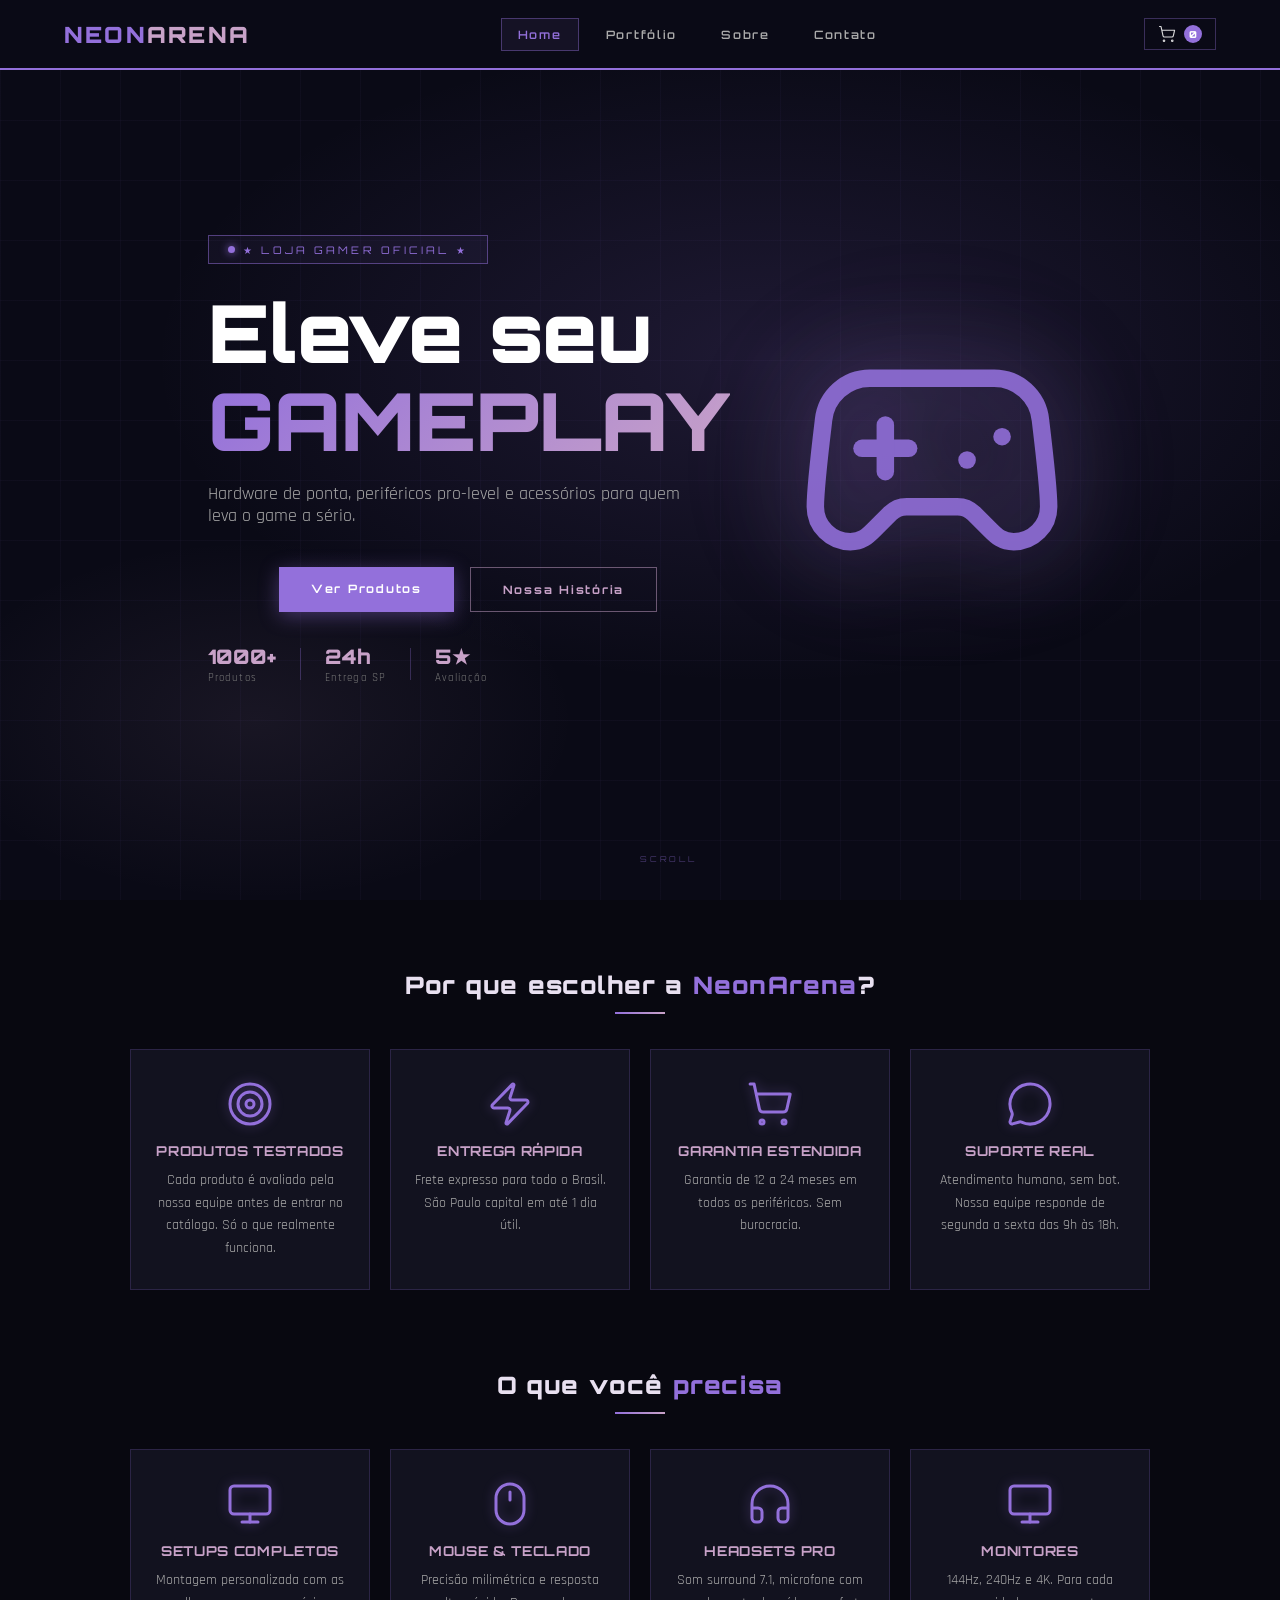
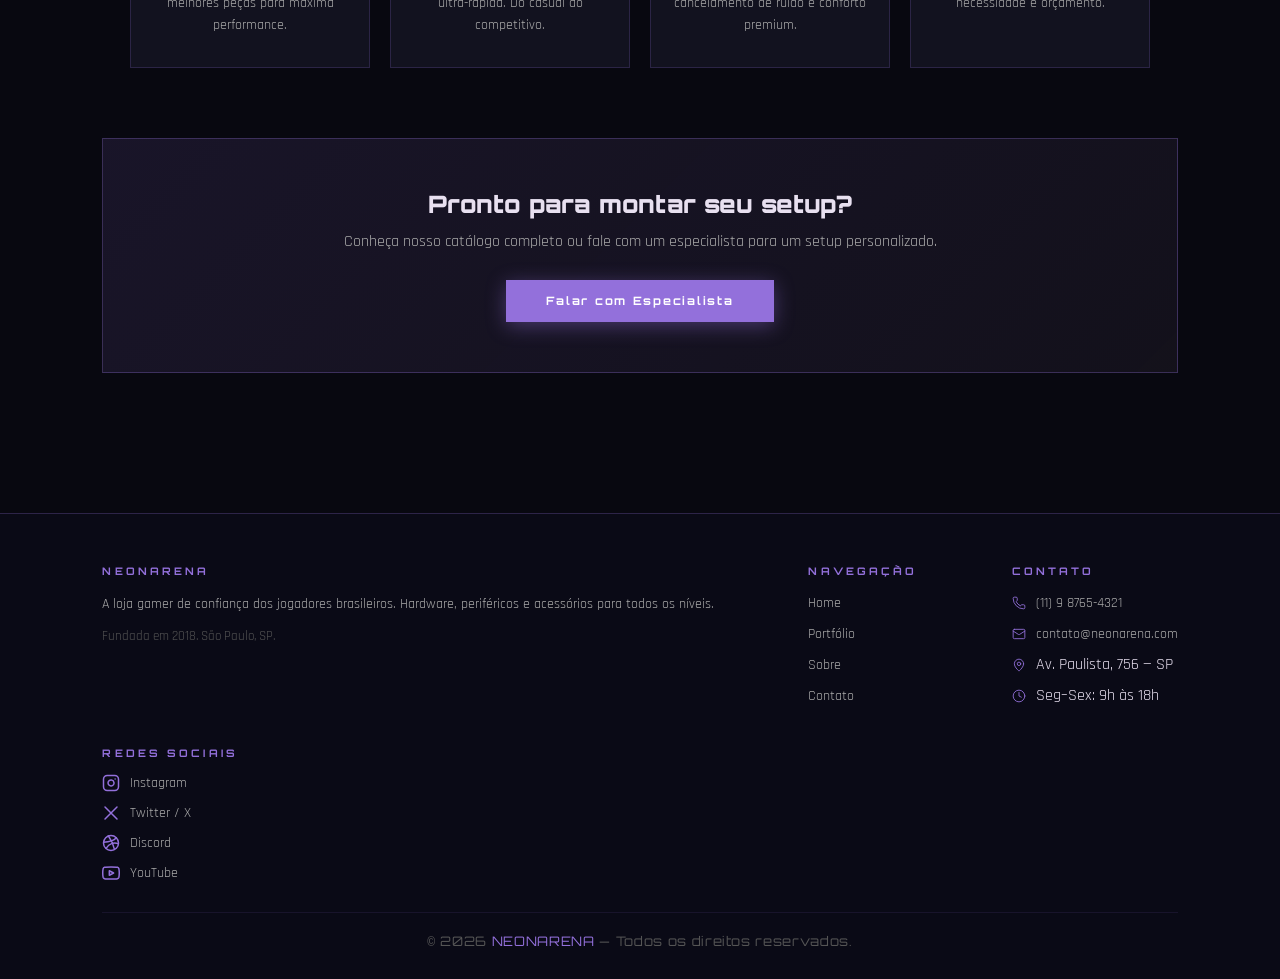
<file: index.html>
<!DOCTYPE html>
<html lang="pt-BR">
<head>
    <meta charset="UTF-8">
    <meta name="viewport" content="width=device-width, initial-scale=1.0">
    <link rel="stylesheet" href="./src/css/estilo.css">
    <title>NeonArena — Loja Gamer</title>
    <meta name="description" content="NeonArena — Hardware, periféricos e acessórios gamer. A loja dos jogadores brasileiros.">
</head>
<body>

    <header>
        <a href="./index.html" id="logo">NEON<span>ARENA</span></a>
        <button id="menu-hamburguer" aria-label="Abrir menu">
            <span></span>
            <span></span>
            <span></span>
        </button>
        <nav>
            <ul>
                <li><a href="./index.html">Home</a></li>
                <li><a href="./pages/portifolio.html">Portfólio</a></li>
                <li><a href="./pages/sobre.html">Sobre</a></li>
                <li><a href="./pages/contato.html">Contato</a></li>
            </ul>
        </nav>
        <button id="carrinho-btn" aria-label="Abrir carrinho">
            <img src="./src/assets/shopping-cart.svg" alt="Carrinho" class="icon-btn"> <span id="carrinho-count">0</span>
        </button>
    </header>

    <section id="hero">
        <div class="hero-content">
            <div class="hero-badge"><span class="hero-badge-dot"></span>★ LOJA GAMER OFICIAL ★</div>
            <h1>Eleve seu<br><span class="hero-destaque">GAMEPLAY</span></h1>
            <p>Hardware de ponta, periféricos pro-level e acessórios para quem leva o game a sério.</p>
            <div class="hero-botoes">
                <a href="./pages/portifolio.html" class="btn-hero-primary">Ver Produtos</a>
                <a href="./pages/sobre.html" class="btn-hero-secondary">Nossa História</a>
            </div>
            <div class="hero-stats">
                <div class="hero-stat">
                    <span class="hero-stat-num">1000+</span>
                    <span class="hero-stat-label">Produtos</span>
                </div>
                <div class="hero-stat-sep"></div>
                <div class="hero-stat">
                    <span class="hero-stat-num">24h</span>
                    <span class="hero-stat-label">Entrega SP</span>
                </div>
                <div class="hero-stat-sep"></div>
                <div class="hero-stat">
                    <span class="hero-stat-num">5★</span>
                    <span class="hero-stat-label">Avaliação</span>
                </div>
            </div>
        </div>
        <div class="hero-img">
            <img src="./src/assets/hero-setup.svg" alt="Setup gamer NeonArena"/>
        </div>
        <div class="hero-scroll">
            <span class="hero-scroll-text">SCROLL</span>
            <div class="hero-scroll-line"></div>
        </div>
    </section>

    <main>
        <div id="container">

            <section class="features-section">
                <h2 class="titulo-secao">Por que escolher a <em>NeonArena</em>?</h2>
                <div class="titulo-linha"></div>
                <div class="features-grid">
                    <div class="feature-card">
                        <img src="./src/assets/target.svg" alt="" class="feature-icon-img">
                        <h3>PRODUTOS TESTADOS</h3>
                        <p>Cada produto é avaliado pela nossa equipe antes de entrar no catálogo. Só o que realmente funciona.</p>
                    </div>
                    <div class="feature-card">
                        <img src="./src/assets/rgb.svg" alt="" class="feature-icon-img">
                        <h3>ENTREGA RÁPIDA</h3>
                        <p>Frete expresso para todo o Brasil. São Paulo capital em até 1 dia útil.</p>
                    </div>
                    <div class="feature-card">
                        <img src="./src/assets/shopping-cart.svg" alt="" class="feature-icon-img">
                        <h3>GARANTIA ESTENDIDA</h3>
                        <p>Garantia de 12 a 24 meses em todos os periféricos. Sem burocracia.</p>
                    </div>
                    <div class="feature-card">
                        <img src="./src/assets/message-circle.svg" alt="" class="feature-icon-img">
                        <h3>SUPORTE REAL</h3>
                        <p>Atendimento humano, sem bot. Nossa equipe responde de segunda a sexta das 9h às 18h.</p>
                    </div>
                </div>
            </section>

            <section class="features-section">
                <h2 class="titulo-secao">O que você <em>precisa</em></h2>
                <div class="titulo-linha"></div>
                <div class="features-grid">
                    <div class="feature-card">
                        <img src="./src/assets/monitor.svg" alt="" class="feature-icon-img">
                        <h3>SETUPS COMPLETOS</h3>
                        <p>Montagem personalizada com as melhores peças para máxima performance.</p>
                    </div>
                    <div class="feature-card">
                        <img src="./src/assets/mouse.svg" alt="" class="feature-icon-img">
                        <h3>MOUSE & TECLADO</h3>
                        <p>Precisão milimétrica e resposta ultra-rápida. Do casual ao competitivo.</p>
                    </div>
                    <div class="feature-card">
                        <img src="./src/assets/headset.svg" alt="" class="feature-icon-img">
                        <h3>HEADSETS PRO</h3>
                        <p>Som surround 7.1, microfone com cancelamento de ruído e conforto premium.</p>
                    </div>
                    <div class="feature-card">
                        <img src="./src/assets/monitor.svg" alt="" class="feature-icon-img">
                        <h3>MONITORES</h3>
                        <p>144Hz, 240Hz e 4K. Para cada necessidade e orçamento.</p>
                    </div>
                </div>
            </section>

            <section class="cta-section">
                <h2>Pronto para montar seu setup?</h2>
                <p>Conheça nosso catálogo completo ou fale com um especialista para um setup personalizado.</p>
                <a href="./pages/contato.html" class="btn-cta">Falar com Especialista</a>
            </section>

        </div>
    </main>

    <footer></footer>

    <script src="./src/js/script.js"></script>
</body>
</html>
</file>
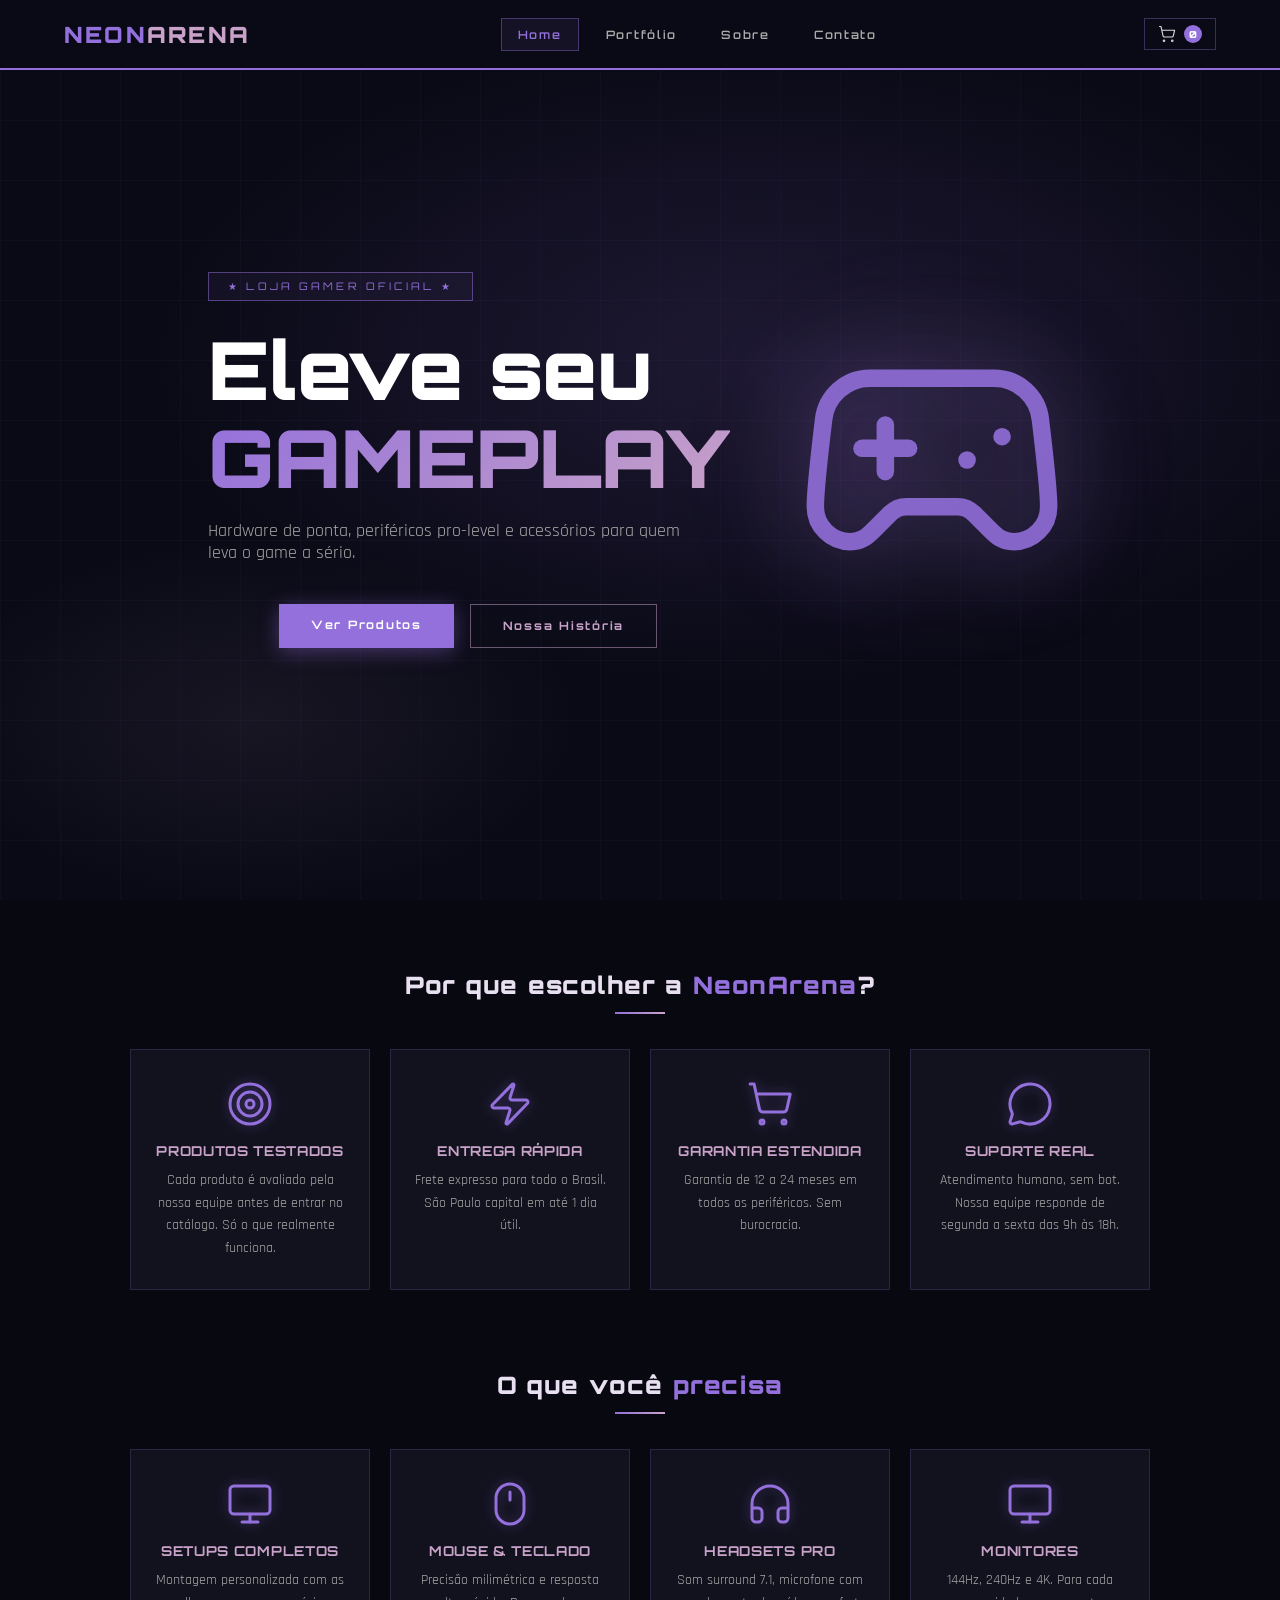
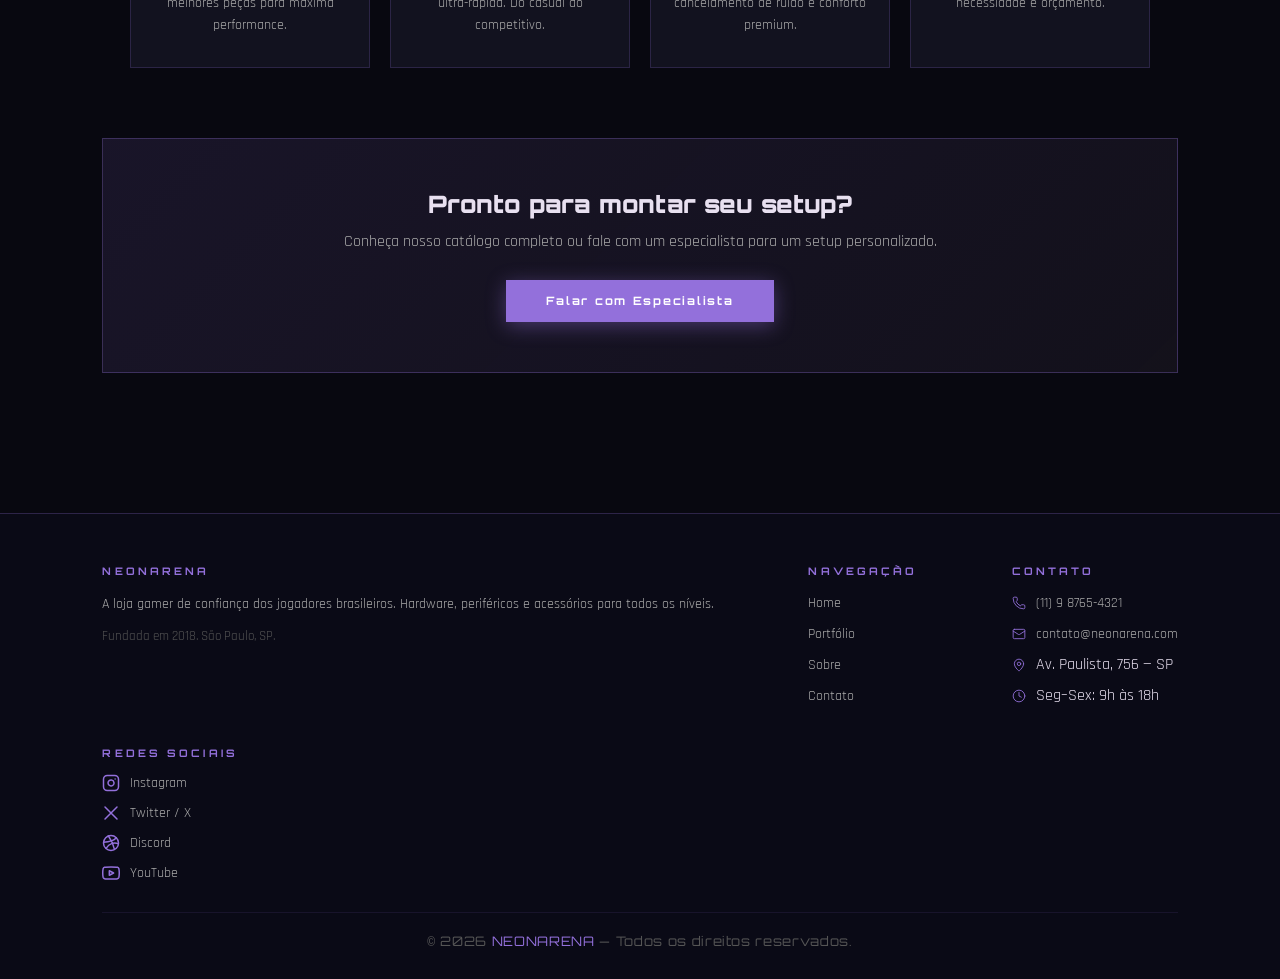
<file: src/index.html>
<!DOCTYPE html>
<html lang="pt-BR">
<head>
    <meta charset="UTF-8">
    <meta name="viewport" content="width=device-width, initial-scale=1.0">
    <link rel="stylesheet" href="./css/estilo.css">
    <title>NeonArena — Loja Gamer</title>
    <meta name="description" content="NeonArena — Hardware, periféricos e acessórios gamer. A loja dos jogadores brasileiros.">
</head>
<body>

    <header>
        <a href="./index.html" id="logo">NEON<span>ARENA</span></a>
        <button id="menu-hamburguer" aria-label="Abrir menu">
            <span></span>
            <span></span>
            <span></span>
        </button>
        <nav>
            <ul>
                <li><a href="./index.html">Home</a></li>
                <li><a href="../pages/portifolio.html">Portfólio</a></li>
                <li><a href="../pages/sobre.html">Sobre</a></li>
                <li><a href="../pages/contato.html">Contato</a></li>
            </ul>
        </nav>
        <button id="carrinho-btn" aria-label="Abrir carrinho">
            <img src="./assets/shopping-cart.svg" alt="Carrinho" class="icon-btn"> <span id="carrinho-count">0</span>
        </button>
    </header>

    <section id="hero">
        <div class="hero-content">
            <div class="hero-badge">★ LOJA GAMER OFICIAL ★</div>
            <h1>Eleve seu<br><span class="hero-destaque">GAMEPLAY</span></h1>
            <p>Hardware de ponta, periféricos pro-level e acessórios para quem leva o game a sério.</p>
            <div class="hero-botoes">
                <a href="../pages/portifolio.html" class="btn-hero-primary">Ver Produtos</a>
                <a href="../pages/sobre.html" class="btn-hero-secondary">Nossa História</a>
            </div>
        </div>
        <div class="hero-img">
            <img src="./assets/hero-setup.svg" alt="Setup gamer NeonArena"/>
        </div>
    </section>

    <main>
        <div id="container">

            <section class="features-section">
                <h2 class="titulo-secao">Por que escolher a <em>NeonArena</em>?</h2>
                <div class="titulo-linha"></div>
                <div class="features-grid">
                    <div class="feature-card">
                        <img src="./assets/target.svg" alt="" class="feature-icon-img">
                        <h3>PRODUTOS TESTADOS</h3>
                        <p>Cada produto é avaliado pela nossa equipe antes de entrar no catálogo. Só o que realmente funciona.</p>
                    </div>
                    <div class="feature-card">
                        <img src="./assets/rgb.svg" alt="" class="feature-icon-img">
                        <h3>ENTREGA RÁPIDA</h3>
                        <p>Frete expresso para todo o Brasil. São Paulo capital em até 1 dia útil.</p>
                    </div>
                    <div class="feature-card">
                        <img src="./assets/shopping-cart.svg" alt="" class="feature-icon-img">
                        <h3>GARANTIA ESTENDIDA</h3>
                        <p>Garantia de 12 a 24 meses em todos os periféricos. Sem burocracia.</p>
                    </div>
                    <div class="feature-card">
                        <img src="./assets/message-circle.svg" alt="" class="feature-icon-img">
                        <h3>SUPORTE REAL</h3>
                        <p>Atendimento humano, sem bot. Nossa equipe responde de segunda a sexta das 9h às 18h.</p>
                    </div>
                </div>
            </section>

            <section class="features-section">
                <h2 class="titulo-secao">O que você <em>precisa</em></h2>
                <div class="titulo-linha"></div>
                <div class="features-grid">
                    <div class="feature-card">
                        <img src="./assets/monitor.svg" alt="" class="feature-icon-img">
                        <h3>SETUPS COMPLETOS</h3>
                        <p>Montagem personalizada com as melhores peças para máxima performance.</p>
                    </div>
                    <div class="feature-card">
                        <img src="./assets/mouse.svg" alt="" class="feature-icon-img">
                        <h3>MOUSE & TECLADO</h3>
                        <p>Precisão milimétrica e resposta ultra-rápida. Do casual ao competitivo.</p>
                    </div>
                    <div class="feature-card">
                        <img src="./assets/headset.svg" alt="" class="feature-icon-img">
                        <h3>HEADSETS PRO</h3>
                        <p>Som surround 7.1, microfone com cancelamento de ruído e conforto premium.</p>
                    </div>
                    <div class="feature-card">
                        <img src="./assets/monitor.svg" alt="" class="feature-icon-img">
                        <h3>MONITORES</h3>
                        <p>144Hz, 240Hz e 4K. Para cada necessidade e orçamento.</p>
                    </div>
                </div>
            </section>

            <section class="cta-section">
                <h2>Pronto para montar seu setup?</h2>
                <p>Conheça nosso catálogo completo ou fale com um especialista para um setup personalizado.</p>
                <a href="../pages/contato.html" class="btn-cta">Falar com Especialista</a>
            </section>

        </div>
    </main>

    <footer></footer>

    <script src="./js/script.js"></script>
</body>
</html>
</file>
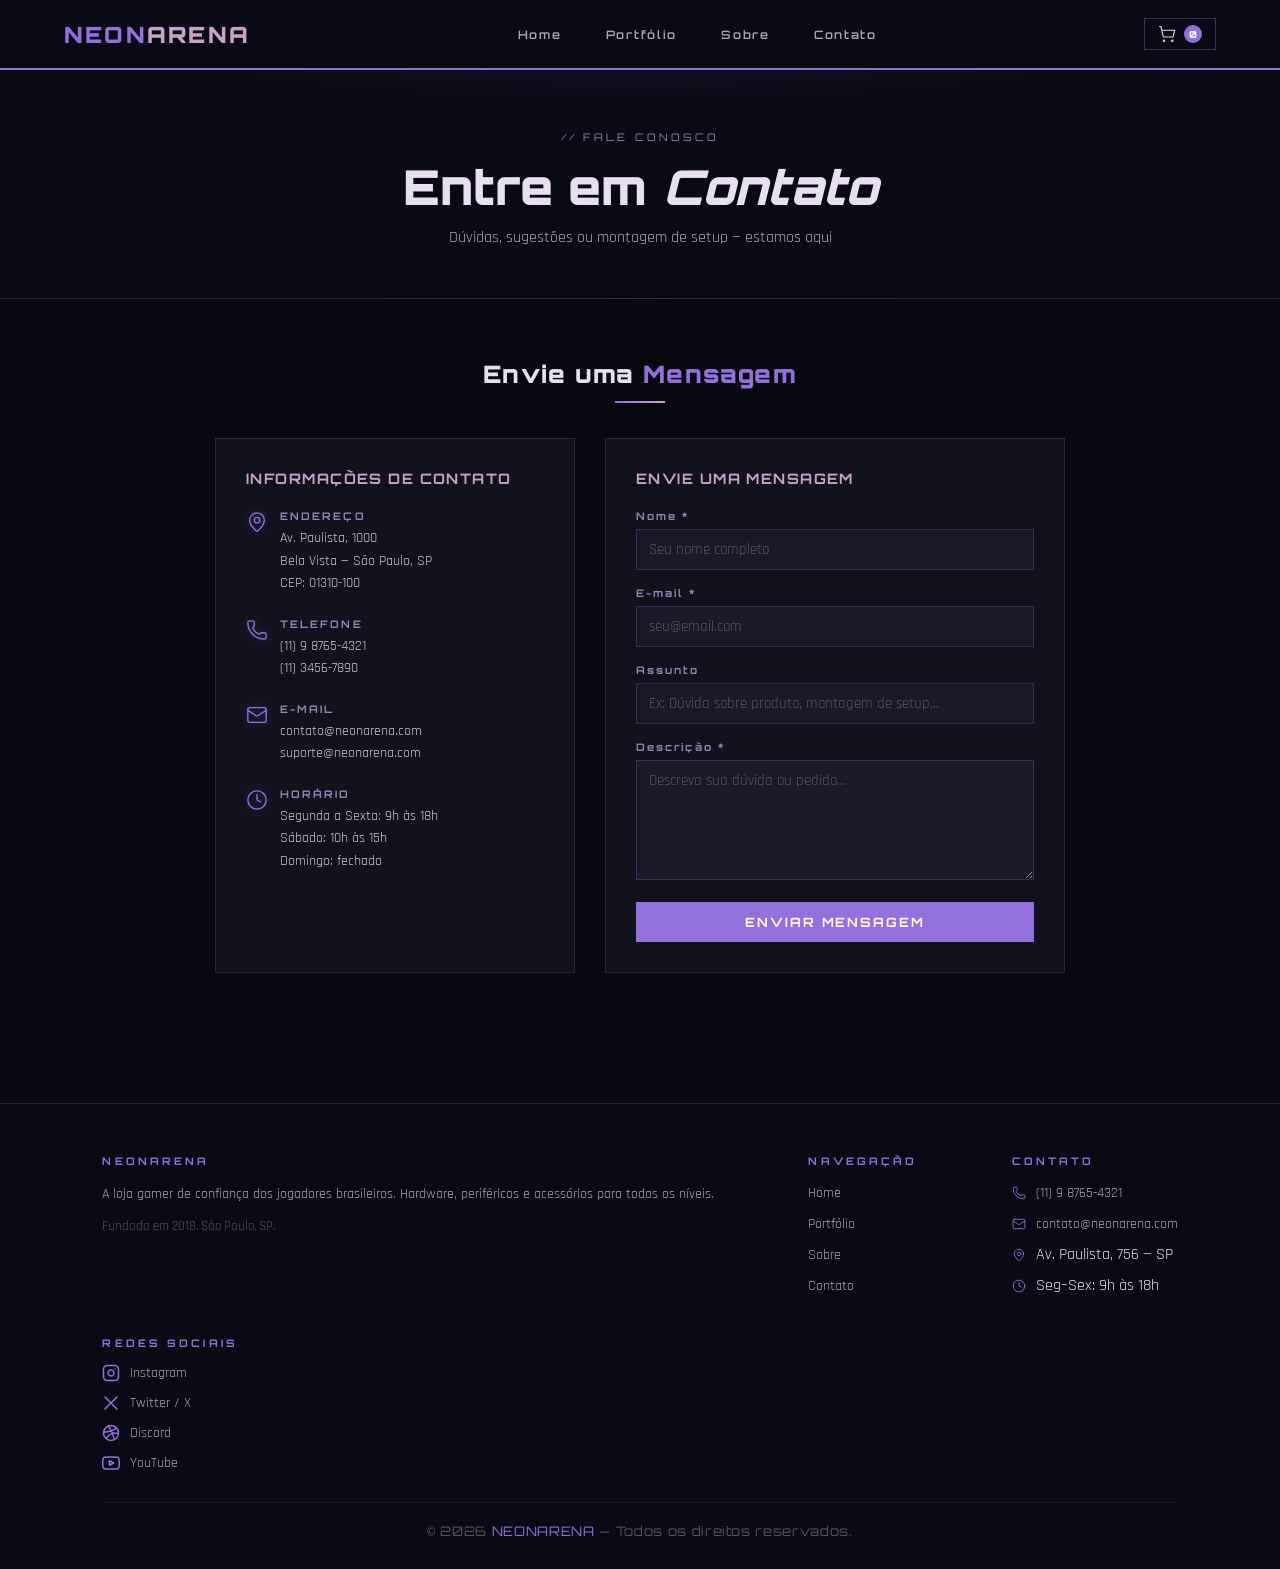
<file: pages/contato.html>
<!DOCTYPE html>
<html lang="pt-BR">
<head>
    <meta charset="UTF-8">
    <meta name="viewport" content="width=device-width, initial-scale=1.0">
    <link rel="stylesheet" href="../src/css/estilo.css">
    <title>NeonArena | Contato</title>
</head>
<body>

    <header>
        <a href="../index.html" id="logo">NEON<span>ARENA</span></a>
        <button id="menu-hamburguer" aria-label="Abrir menu">
            <span></span>
            <span></span>
            <span></span>
        </button>
        <nav>
            <ul>
                <li><a href="../index.html">Home</a></li>
                <li><a href="./portifolio.html">Portfólio</a></li>
                <li><a href="./sobre.html">Sobre</a></li>
                <li><a href="#">Contato</a></li>
            </ul>
        </nav>
        <button id="carrinho-btn" aria-label="Abrir carrinho">
            <img src="../src/assets/shopping-cart.svg" alt="Carrinho" class="icon-btn"> <span id="carrinho-count">0</span>
        </button>
    </header>

    <section class="page-hero">
        <p style="font-family:'Orbitron',monospace; font-size:0.65rem; letter-spacing:0.3em; color:#9583B6; margin-bottom:0.75rem;">// FALE CONOSCO</p>
        <h1>Entre em <em>Contato</em></h1>
        <p>Dúvidas, sugestões ou montagem de setup — estamos aqui</p>
    </section>

    <main>
        <div id="container">

            <h2 class="titulo-secao" style="margin-bottom: 10px;">Envie uma <em>Mensagem</em></h2>
            <div class="titulo-linha"></div>

            <div class="contato-grid">

                <div class="contato-info">
                    <h3>INFORMAÇÕES DE CONTATO</h3>

                    <div class="info-item">
                        <img src="../src/assets/map-pin.svg" alt="" class="info-icon-img">
                        <div>
                            <h4>ENDEREÇO</h4>
                            <p>Av. Paulista, 1000<br>Bela Vista — São Paulo, SP<br>CEP: 01310-100</p>
                        </div>
                    </div>

                    <div class="info-item">
                        <img src="../src/assets/phone.svg" alt="" class="info-icon-img">
                        <div>
                            <h4>TELEFONE</h4>
                            <p>(11) 9 8765-4321<br>(11) 3456-7890</p>
                        </div>
                    </div>

                    <div class="info-item">
                        <img src="../src/assets/mail.svg" alt="" class="info-icon-img">
                        <div>
                            <h4>E-MAIL</h4>
                            <p>contato@neonarena.com<br>suporte@neonarena.com</p>
                        </div>
                    </div>

                    <div class="info-item">
                        <img src="../src/assets/clock.svg" alt="" class="info-icon-img">
                        <div>
                            <h4>HORÁRIO</h4>
                            <p>Segunda a Sexta: 9h às 18h<br>Sábado: 10h às 15h<br>Domingo: fechado</p>
                        </div>
                    </div>
                </div>

                <div class="contato-form-container">
                    <h3>ENVIE UMA MENSAGEM</h3>
                    <form id="form-contato" onsubmit="enviarFormulario(event)">
                        <div class="form-group">
                            <label for="nome">Nome *</label>
                            <input type="text" id="nome" name="nome" placeholder="Seu nome completo" required>
                        </div>
                        <div class="form-group">
                            <label for="email">E-mail *</label>
                            <input type="email" id="email" name="email" placeholder="seu@email.com" required>
                        </div>
                        <div class="form-group">
                            <label for="assunto">Assunto</label>
                            <input type="text" id="assunto" name="assunto" placeholder="Ex: Dúvida sobre produto, montagem de setup...">
                        </div>
                        <div class="form-group">
                            <label for="mensagem">Descrição *</label>
                            <textarea id="mensagem" name="mensagem" placeholder="Descreva sua dúvida ou pedido..." required></textarea>
                        </div>
                        <button type="submit" class="btn-enviar">ENVIAR MENSAGEM</button>
                    </form>
                    <div class="mensagem-sucesso" id="mensagem-sucesso">
                        <img src="../src/assets/check-circle.svg" alt="" class="icon-sucesso">
                        MENSAGEM ENVIADA COM SUCESSO!<br>
                        <span style="font-family:'Rajdhani',sans-serif; font-size:0.9rem; font-weight:400; letter-spacing:normal;">Responderemos em até 24 horas.</span>
                    </div>
                </div>

            </div>
        </div>
    </main>

    <footer></footer>

    <script src="../src/js/script.js"></script>
</body>
</html>
</file>
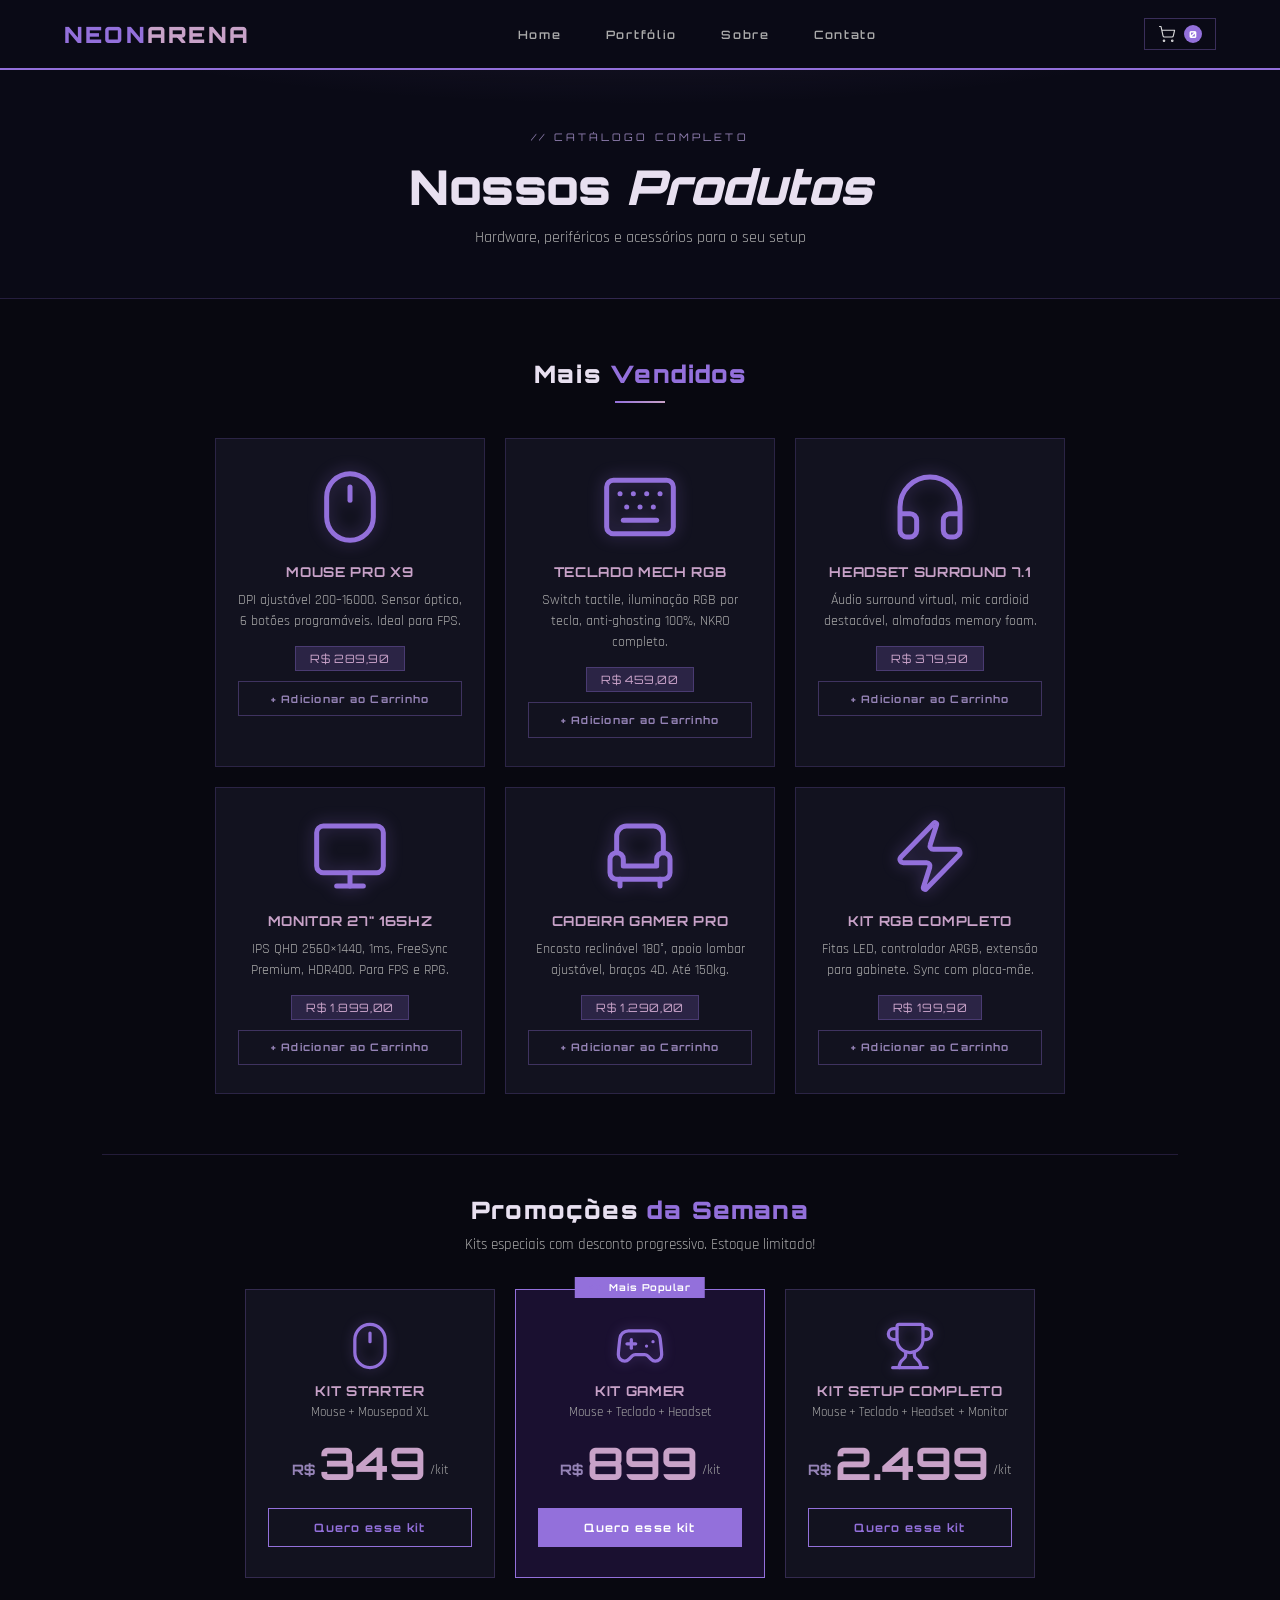
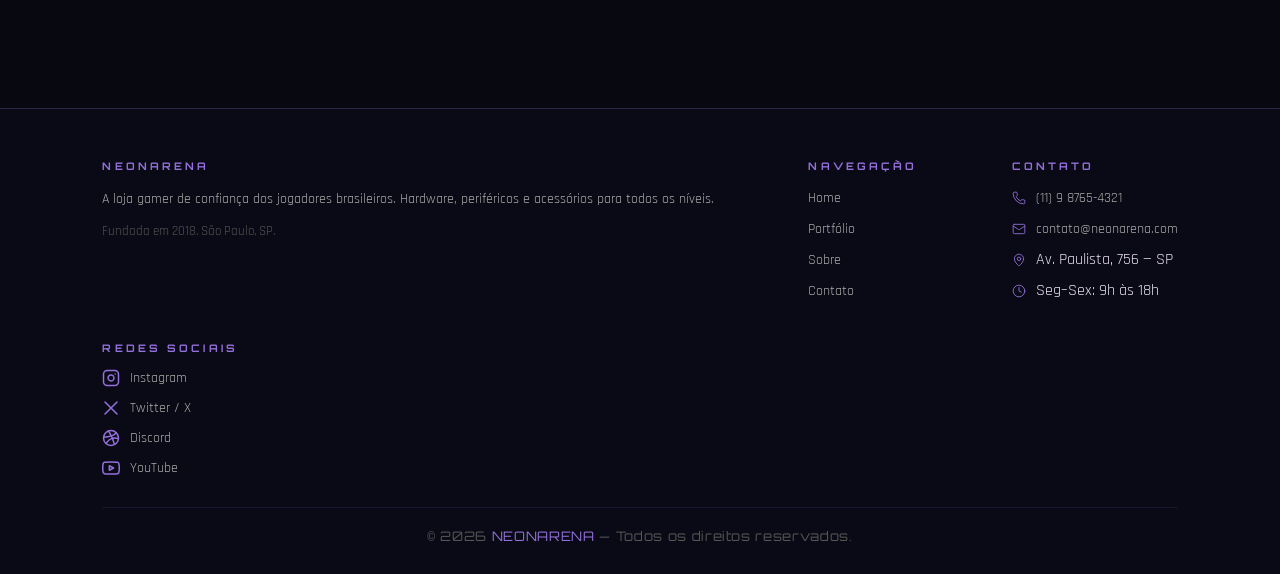
<file: pages/portifolio.html>
<!DOCTYPE html>
<html lang="pt-BR">
<head>
    <meta charset="UTF-8">
    <meta name="viewport" content="width=device-width, initial-scale=1.0">
    <link rel="stylesheet" href="../src/css/estilo.css">
    <title>NeonArena | Portfólio</title>
</head>
<body>

    <header>
        <a href="../index.html" id="logo">NEON<span>ARENA</span></a>
        <button id="menu-hamburguer" aria-label="Abrir menu">
            <span></span>
            <span></span>
            <span></span>
        </button>
        <nav>
            <ul>
                <li><a href="../index.html">Home</a></li>
                <li><a href="#">Portfólio</a></li>
                <li><a href="./sobre.html">Sobre</a></li>
                <li><a href="./contato.html">Contato</a></li>
            </ul>
        </nav>
        <button id="carrinho-btn" aria-label="Abrir carrinho">
            <img src="../src/assets/shopping-cart.svg" alt="Carrinho" class="icon-btn"> <span id="carrinho-count">0</span>
        </button>
    </header>

    <section class="page-hero">
        <p style="font-family:'Orbitron',monospace; font-size:0.65rem; letter-spacing:0.3em; color:#9583B6; margin-bottom:0.75rem;">// CATÁLOGO COMPLETO</p>
        <h1>Nossos <em>Produtos</em></h1>
        <p>Hardware, periféricos e acessórios para o seu setup</p>
    </section>

    <main>
        <div id="container">

            <section>
                <h2 class="titulo-secao">Mais <em>Vendidos</em></h2>
                <div class="titulo-linha"></div>

                <div class="servicos-grid">
                    <div class="servico-card">
                        <img src="../src/assets/mouse.svg" alt="Mouse Pro X9" class="servico-img"/>
                        <h3>MOUSE PRO X9</h3>
                        <p>DPI ajustável 200–16000. Sensor óptico, 6 botões programáveis. Ideal para FPS.</p>
                        <span class="servico-preco">R$ 289,90</span>
                        <button class="btn-adicionar" onclick="adicionarItem('Mouse Pro X9', 289.90, '🖱️')">+ Adicionar ao Carrinho</button>
                    </div>
                    <div class="servico-card">
                        <img src="../src/assets/teclado.svg" alt="Teclado Mech RGB" class="servico-img"/>
                        <h3>TECLADO MECH RGB</h3>
                        <p>Switch tactile, iluminação RGB por tecla, anti-ghosting 100%, NKRO completo.</p>
                        <span class="servico-preco">R$ 459,00</span>
                        <button class="btn-adicionar" onclick="adicionarItem('Teclado Mech RGB', 459.00, '⌨️')">+ Adicionar ao Carrinho</button>
                    </div>
                    <div class="servico-card">
                        <img src="../src/assets/headset.svg" alt="Headset Surround 7.1" class="servico-img"/>
                        <h3>HEADSET SURROUND 7.1</h3>
                        <p>Áudio surround virtual, mic cardioid destacável, almofadas memory foam.</p>
                        <span class="servico-preco">R$ 379,90</span>
                        <button class="btn-adicionar" onclick="adicionarItem('Headset Surround 7.1', 379.90, '🎧')">+ Adicionar ao Carrinho</button>
                    </div>
                    <div class="servico-card">
                        <img src="../src/assets/monitor.svg" alt="Monitor 27 165Hz" class="servico-img"/>
                        <h3>MONITOR 27" 165HZ</h3>
                        <p>IPS QHD 2560×1440, 1ms, FreeSync Premium, HDR400. Para FPS e RPG.</p>
                        <span class="servico-preco">R$ 1.899,00</span>
                        <button class="btn-adicionar" onclick="adicionarItem('Monitor 27 165Hz', 1899.00, '📺')">+ Adicionar ao Carrinho</button>
                    </div>
                    <div class="servico-card">
                        <img src="../src/assets/cadeira.svg" alt="Cadeira Gamer Pro" class="servico-img"/>
                        <h3>CADEIRA GAMER PRO</h3>
                        <p>Encosto reclinável 180°, apoio lombar ajustável, braços 4D. Até 150kg.</p>
                        <span class="servico-preco">R$ 1.290,00</span>
                        <button class="btn-adicionar" onclick="adicionarItem('Cadeira Gamer Pro', 1290.00, '🪑')">+ Adicionar ao Carrinho</button>
                    </div>
                    <div class="servico-card">
                        <img src="../src/assets/rgb.svg" alt="Kit RGB Completo" class="servico-img"/>
                        <h3>KIT RGB COMPLETO</h3>
                        <p>Fitas LED, controlador ARGB, extensão para gabinete. Sync com placa-mãe.</p>
                        <span class="servico-preco">R$ 199,90</span>
                        <button class="btn-adicionar" onclick="adicionarItem('Kit RGB Completo', 199.90, '💡')">+ Adicionar ao Carrinho</button>
                    </div>
                </div>
            </section>

            <section class="precos-section">
                <h2 class="titulo-secao">Promoções <em>da Semana</em></h2>
                <p class="subtitulo-secao">Kits especiais com desconto progressivo. Estoque limitado!</p>

                <div class="precos-grid">
                    <div class="plano-card">
                        <div class="plano-header">
                            <img src="../src/assets/mouse.svg" alt="" class="plano-icon-img">
                            <h3>KIT STARTER</h3>
                            <p>Mouse + Mousepad XL</p>
                        </div>
                        <div class="plano-preco">
                            <span class="preco-moeda">R$</span>
                            <span class="preco-valor">349</span>
                            <span class="preco-periodo">/kit</span>
                        </div>
                        <button class="btn-plano" onclick="window.location.href='./contato.html'">Quero esse kit</button>
                    </div>

                    <div class="plano-card plano-destaque">
                        <div class="plano-popular">
                            <img src="../src/assets/star.svg" alt="" class="icon-inline"> Mais Popular
                        </div>
                        <div class="plano-header">
                            <img src="../src/assets/hero-setup.svg" alt="" class="plano-icon-img">
                            <h3>KIT GAMER</h3>
                            <p>Mouse + Teclado + Headset</p>
                        </div>
                        <div class="plano-preco">
                            <span class="preco-moeda">R$</span>
                            <span class="preco-valor">899</span>
                            <span class="preco-periodo">/kit</span>
                        </div>
                        <button class="btn-plano btn-plano-destaque" onclick="window.location.href='./contato.html'">Quero esse kit</button>
                    </div>

                    <div class="plano-card">
                        <div class="plano-header">
                            <img src="../src/assets/trophy.svg" alt="" class="plano-icon-img">
                            <h3>KIT SETUP COMPLETO</h3>
                            <p>Mouse + Teclado + Headset + Monitor</p>
                        </div>
                        <div class="plano-preco">
                            <span class="preco-moeda">R$</span>
                            <span class="preco-valor">2.499</span>
                            <span class="preco-periodo">/kit</span>
                        </div>
                        <button class="btn-plano" onclick="window.location.href='./contato.html'">Quero esse kit</button>
                    </div>
                </div>
            </section>

        </div>
    </main>

    <footer></footer>

    <script src="../src/js/script.js"></script>
</body>
</html>
</file>
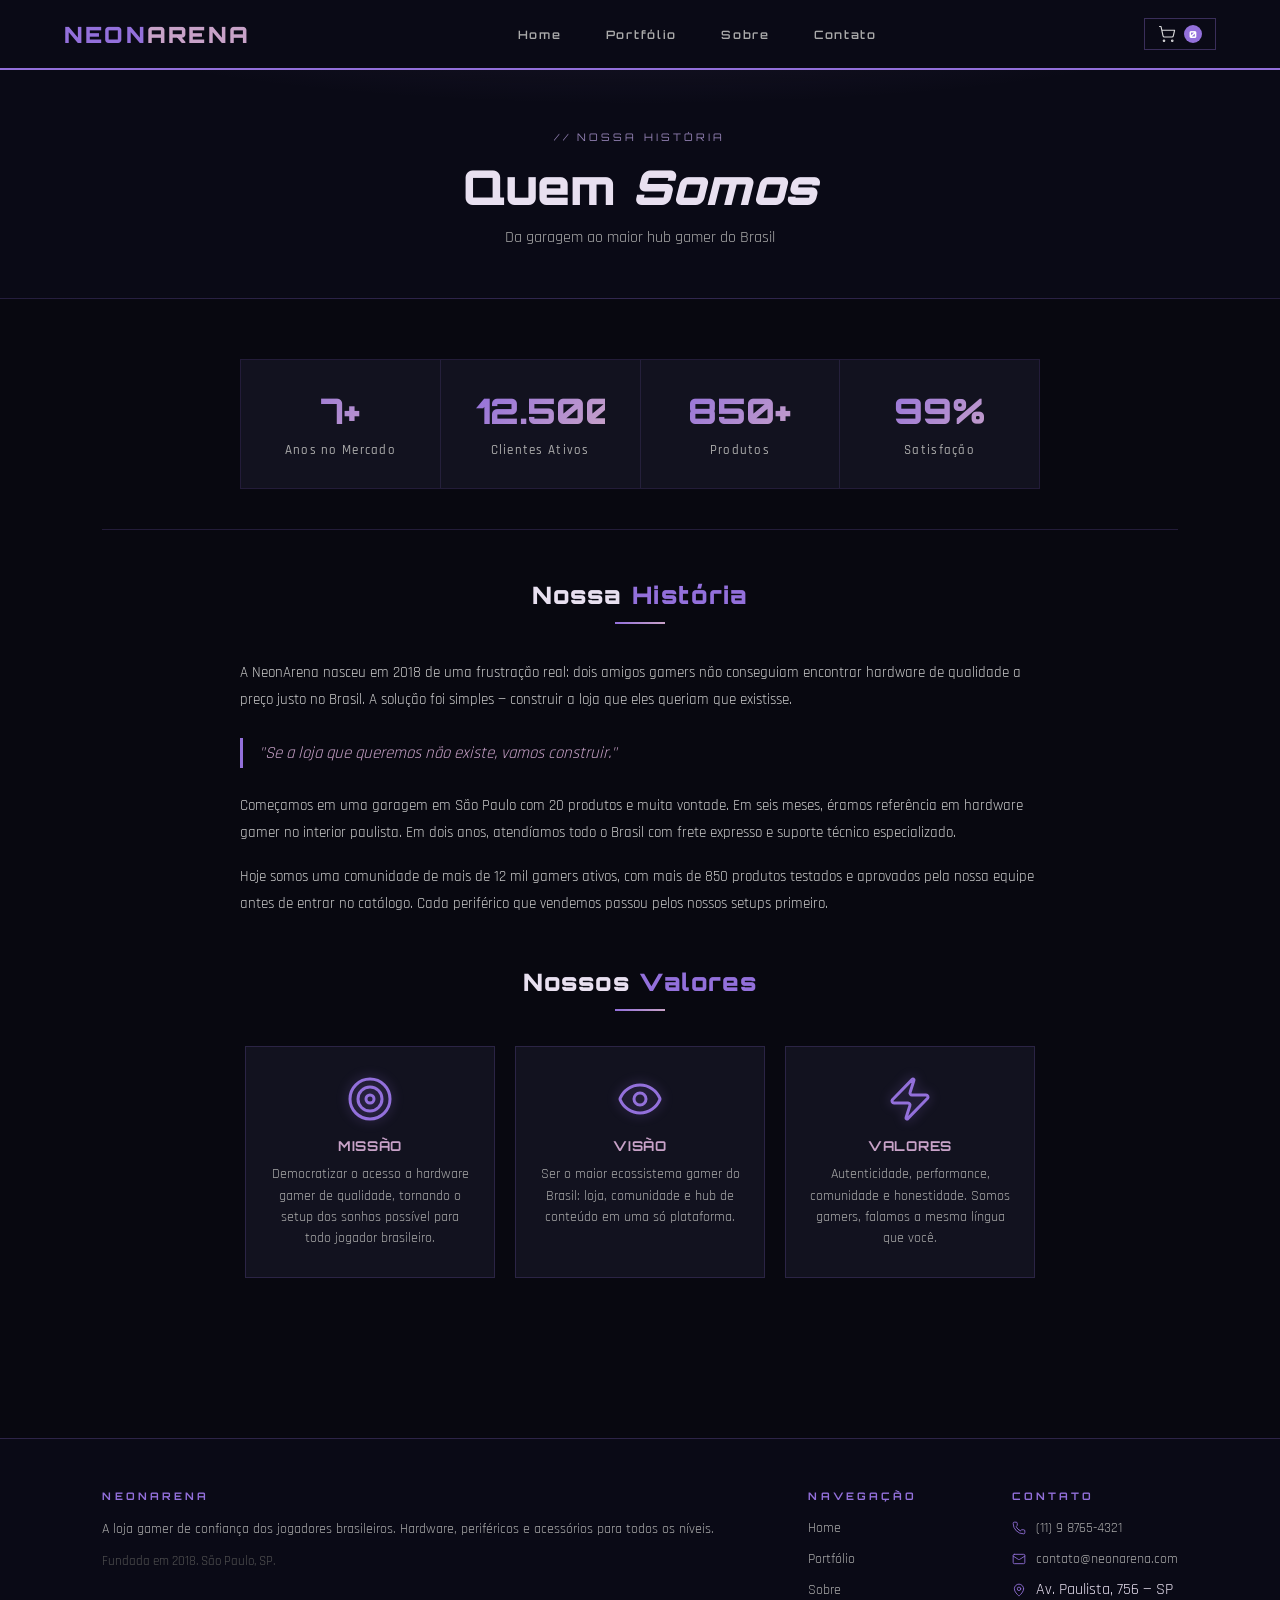
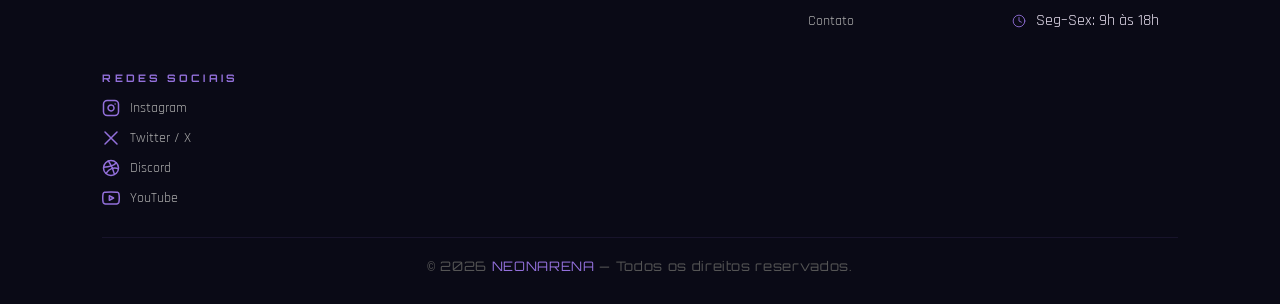
<file: pages/sobre.html>
<!DOCTYPE html>
<html lang="pt-BR">
<head>
    <meta charset="UTF-8">
    <meta name="viewport" content="width=device-width, initial-scale=1.0">
    <link rel="stylesheet" href="../src/css/estilo.css">
    <title>NeonArena | Sobre</title>
</head>
<body>

    <header>
        <a href="../index.html" id="logo">NEON<span>ARENA</span></a>
        <button id="menu-hamburguer" aria-label="Abrir menu">
            <span></span>
            <span></span>
            <span></span>
        </button>
        <nav>
            <ul>
                <li><a href="../index.html">Home</a></li>
                <li><a href="./portifolio.html">Portfólio</a></li>
                <li><a href="#">Sobre</a></li>
                <li><a href="./contato.html">Contato</a></li>
            </ul>
        </nav>
        <button id="carrinho-btn" aria-label="Abrir carrinho">
            <img src="../src/assets/shopping-cart.svg" alt="Carrinho" class="icon-btn"> <span id="carrinho-count">0</span>
        </button>
    </header>

    <section class="page-hero">
        <p style="font-family:'Orbitron',monospace; font-size:0.65rem; letter-spacing:0.3em; color:#9583B6; margin-bottom:0.75rem;">// NOSSA HISTÓRIA</p>
        <h1>Quem <em>Somos</em></h1>
        <p>Da garagem ao maior hub gamer do Brasil</p>
    </section>

    <main>
        <div id="container">

            <section class="stats-section">
                <div class="stats-grid">
                    <div class="stat-card">
                        <span class="stat-numero">7+</span>
                        <span class="stat-label">Anos no Mercado</span>
                    </div>
                    <div class="stat-card">
                        <span class="stat-numero">12.500+</span>
                        <span class="stat-label">Clientes Ativos</span>
                    </div>
                    <div class="stat-card">
                        <span class="stat-numero">850+</span>
                        <span class="stat-label">Produtos</span>
                    </div>
                    <div class="stat-card">
                        <span class="stat-numero">99%</span>
                        <span class="stat-label">Satisfação</span>
                    </div>
                </div>
            </section>

            <section class="sobre-section">
                <h2 class="titulo-secao">Nossa <em>História</em></h2>
                <div class="titulo-linha"></div>
                <div class="sobre-texto">
                    <p>A NeonArena nasceu em 2018 de uma frustração real: dois amigos gamers não conseguiam encontrar hardware de qualidade a preço justo no Brasil. A solução foi simples — construir a loja que eles queriam que existisse.</p>
                    <p class="sobre-destaque">"Se a loja que queremos não existe, vamos construir."</p>
                    <p>Começamos em uma garagem em São Paulo com 20 produtos e muita vontade. Em seis meses, éramos referência em hardware gamer no interior paulista. Em dois anos, atendíamos todo o Brasil com frete expresso e suporte técnico especializado.</p>
                    <p>Hoje somos uma comunidade de mais de 12 mil gamers ativos, com mais de 850 produtos testados e aprovados pela nossa equipe antes de entrar no catálogo. Cada periférico que vendemos passou pelos nossos setups primeiro.</p>
                </div>
            </section>

            <section class="valores-section">
                <h2 class="titulo-secao">Nossos <em>Valores</em></h2>
                <div class="titulo-linha"></div>
                <div class="valores-grid">
                    <div class="valor-card-novo">
                        <img src="../src/assets/target.svg" alt="" class="valor-icon-img">
                        <h3>MISSÃO</h3>
                        <p>Democratizar o acesso a hardware gamer de qualidade, tornando o setup dos sonhos possível para todo jogador brasileiro.</p>
                    </div>
                    <div class="valor-card-novo">
                        <img src="../src/assets/eye.svg" alt="" class="valor-icon-img">
                        <h3>VISÃO</h3>
                        <p>Ser o maior ecossistema gamer do Brasil: loja, comunidade e hub de conteúdo em uma só plataforma.</p>
                    </div>
                    <div class="valor-card-novo">
                        <img src="../src/assets/rgb.svg" alt="" class="valor-icon-img">
                        <h3>VALORES</h3>
                        <p>Autenticidade, performance, comunidade e honestidade. Somos gamers, falamos a mesma língua que você.</p>
                    </div>
                </div>
            </section>

        </div>
    </main>

    <footer></footer>

    <script src="../src/js/script.js"></script>
</body>
</html>
</file>
<file: src/css/estilo.css>
@import url('https://fonts.googleapis.com/css2?family=Orbitron:wght@400;600;700;900&family=Rajdhani:wght@300;400;500;600;700&display=swap');

:root {
    --color1: #9370DB;
    --color2: #C8A2C8;
    --color3: #9583B6;
    --color4: #D8D1CD;
    --color5: #e8e0f0;
    --colorBackground: #080810;
    --colorBackgroundAlt: #12121f;
    --fontFamily: 'Rajdhani', sans-serif;
    --fontTitle: 'Orbitron', monospace;
}

* {
    margin: 0;
    padding: 0;
    box-sizing: border-box;
}

body {
    background: var(--colorBackground);
    font-family: var(--fontFamily);
    color: var(--color5);
}

/* ── HEADER ── */
header {
    background: #0a0a16;
    padding: 0 5%;
    height: 70px;
    display: flex;
    justify-content: space-between;
    align-items: center;
    border-bottom: 2px solid var(--color1);
    position: fixed;
    top: 0;
    width: 100%;
    z-index: 1000;
}

header #logo {
    font-family: var(--fontTitle);
    font-size: 1.4rem;
    font-weight: 900;
    color: var(--color1);
    text-decoration: none;
    letter-spacing: 0.1em;
}

header #logo span {
    color: var(--color2);
}

header nav ul {
    list-style: none;
    display: flex;
    gap: 10px;
}

header nav ul li a {
    text-decoration: none;
    color: #aaaaaa;
    font-family: var(--fontTitle);
    font-size: 0.72rem;
    font-weight: 600;
    letter-spacing: 0.15em;
    padding: 0.5rem 1rem;
    border: 1px solid transparent;
    transition: all 0.3s;
}

header nav ul li a:hover,
header nav ul li a.active {
    color: var(--color1);
    border-color: rgba(147,112,219,0.4);
    background: rgba(147,112,219,0.08);
}
/* Hero animação */
@keyframes heroFadeUp {
    from { opacity: 0; transform: translateY(28px); }
    to   { opacity: 1; transform: translateY(0); }
}

.hero-badge     { animation: heroFadeUp 0.6s ease both 0.2s; }
.hero-content h1{ animation: heroFadeUp 0.6s ease both 0.4s; }
.hero-content p { animation: heroFadeUp 0.6s ease both 0.6s; }
.hero-botoes    { animation: heroFadeUp 0.6s ease both 0.8s; }
.hero-img       { animation: heroFadeUp 0.8s ease both 0.3s; }

.hero-img img {
    transition: transform 0.15s ease;
}
/* Hamburger */
#menu-hamburguer {
    display: none;
    flex-direction: column;
    gap: 5px;
    cursor: pointer;
    background: none;
    border: none;
    padding: 0.5rem;
}

#menu-hamburguer span {
    display: block;
    width: 25px;
    height: 2px;
    background: var(--color1);
    transition: all 0.3s;
}

#menu-hamburguer.open span:nth-child(1) { transform: rotate(45deg) translate(5px, 5px); }
#menu-hamburguer.open span:nth-child(2) { opacity: 0; }
#menu-hamburguer.open span:nth-child(3) { transform: rotate(-45deg) translate(5px, -5px); }

/* ── HERO ── */
#hero {
    position: relative;
    background:
        radial-gradient(ellipse 80% 60% at 60% 40%, rgba(147,112,219,0.15), transparent 60%),
        radial-gradient(ellipse 50% 40% at 20% 80%, rgba(200,162,200,0.08), transparent 50%),
        #0a0a16;
    min-height: 100vh;
    display: flex;
    align-items: center;
    justify-content: center;
    gap: 4rem;
    padding: 100px 8% 80px;
    flex-wrap: wrap;
    overflow: hidden;
}

#hero::before {
    content: '';
    position: absolute;
    inset: 0;
    background-image:
        linear-gradient(rgba(147,112,219,0.04) 1px, transparent 1px),
        linear-gradient(90deg, rgba(147,112,219,0.04) 1px, transparent 1px);
    background-size: 60px 60px;
    pointer-events: none;
}

.hero-img {
    flex: 1;
    min-width: 200px;
    max-width: 280px;
    display: flex;
    align-items: center;
    justify-content: center;
}

.hero-img img {
    width: 100%;
    height: auto;
    display: block;
    filter: drop-shadow(0 0 40px rgba(147,112,219,0.5)) drop-shadow(0 0 80px rgba(200,162,200,0.2));
    opacity: 0.9;
    animation: heroFloat 5s ease-in-out infinite;
}

@keyframes heroFloat {
    0%, 100% { transform: translateY(0); }
    50%       { transform: translateY(-14px); }
}

.hero-content {
    flex: 1;
    min-width: 280px;
    max-width: 520px;
}

.hero-badge {
    display: inline-flex;
    align-items: center;
    gap: 0.5rem;
    font-family: var(--fontTitle);
    font-size: 0.65rem;
    letter-spacing: 0.3em;
    color: var(--color1);
    border: 1px solid rgba(147,112,219,0.5);
    padding: 0.4rem 1.2rem;
    margin-bottom: 1.5rem;
    background: rgba(147,112,219,0.06);
}

.hero-badge-dot {
    width: 7px;
    height: 7px;
    background: var(--color1);
    border-radius: 50%;
    box-shadow: 0 0 8px var(--color1);
    animation: heroBlink 1.6s ease-in-out infinite;
    flex-shrink: 0;
}

@keyframes heroBlink {
    0%, 100% { opacity: 1; }
    50%       { opacity: 0.2; }
}

.hero-content h1 {
    font-family: var(--fontTitle);
    font-size: clamp(2.5rem, 7vw, 5rem);
    font-weight: 900;
    color: white;
    margin-bottom: 1.2rem;
    line-height: 1.1;
}

.hero-destaque {
    background: linear-gradient(135deg, var(--color1), var(--color2));
    -webkit-background-clip: text;
    -webkit-text-fill-color: transparent;
    background-clip: text;
}

.hero-content p {
    font-size: 1.1rem;
    color: #aaaaaa;
    margin-bottom: 2.5rem;
    max-width: 500px;
}

.hero-stats {
    display: flex;
    align-items: center;
    gap: 1.5rem;
    margin-top: 2rem;
    animation: heroFadeUp 0.6s ease both 1s;
}

.hero-stat {
    display: flex;
    flex-direction: column;
    gap: 2px;
}

.hero-stat-num {
    font-family: var(--fontTitle);
    font-size: 1.25rem;
    font-weight: 900;
    color: var(--color2);
}

.hero-stat-label {
    font-size: 0.68rem;
    color: #777;
    letter-spacing: 0.1em;
}

.hero-stat-sep {
    width: 1px;
    height: 32px;
    background: rgba(147,112,219,0.3);
}

.hero-scroll {
    position: absolute;
    bottom: 28px;
    left: 50%;
    transform: translateX(-50%);
    display: flex;
    flex-direction: column;
    align-items: center;
    gap: 8px;
    animation: heroFadeUp 0.6s ease both 1.2s;
}

.hero-scroll-text {
    font-family: var(--fontTitle);
    font-size: 0.5rem;
    letter-spacing: 0.35em;
    color: rgba(147,112,219,0.45);
}

.hero-scroll-line {
    width: 1px;
    background: rgba(147,112,219,0.6);
    animation: heroScrollLine 2.2s ease-in-out infinite;
}

@keyframes heroScrollLine {
    0%   { height: 0;    opacity: 1; }
    60%  { height: 38px; opacity: 1; }
    100% { height: 38px; opacity: 0; }
}

.hero-botoes {
    display: flex;
    gap: 1rem;
    justify-content: center;
    flex-wrap: wrap;
}

.btn-hero-primary {
    background: var(--color1);
    color: #fff;
    padding: 0.85rem 2rem;
    text-decoration: none;
    font-family: var(--fontTitle);
    font-size: 0.72rem;
    font-weight: 700;
    letter-spacing: 0.15em;
    transition: all 0.3s;
    box-shadow: 0 4px 20px rgba(147,112,219,0.4);
}

.btn-hero-primary:hover {
    background: #7a4fcf;
    box-shadow: 0 6px 30px rgba(147,112,219,0.6);
    transform: translateY(-2px);
}

.btn-hero-secondary {
    background: transparent;
    color: var(--color2);
    padding: 0.85rem 2rem;
    text-decoration: none;
    font-family: var(--fontTitle);
    font-size: 0.72rem;
    font-weight: 700;
    letter-spacing: 0.15em;
    border: 1px solid rgba(200,162,200,0.5);
    transition: all 0.3s;
}

.btn-hero-secondary:hover {
    background: rgba(200,162,200,0.1);
    border-color: var(--color2);
    transform: translateY(-2px);
}

/* ── CONTAINER ── */
#container {
    padding: 60px 8%;
}

/* ── TÍTULOS ── */
.titulo-secao {
    font-family: var(--fontTitle);
    font-size: 1.5rem;
    font-weight: 900;
    color: var(--color5);
    text-align: center;
    margin-bottom: 10px;
    letter-spacing: 0.05em;
}

.titulo-secao em {
    font-style: normal;
    color: var(--color1);
}

.subtitulo-secao {
    text-align: center;
    color: #aaaaaa;
    font-size: 0.95rem;
    margin-bottom: 35px;
}

.titulo-linha {
    width: 50px;
    height: 2px;
    background: linear-gradient(90deg, var(--color1), var(--color2));
    margin: 12px auto 35px;
}

/* ── FEATURE CARDS (home) ── */
.features-section {
    margin-bottom: 70px;
    padding-top: 10px;
}

.features-grid {
    display: flex;
    flex-wrap: wrap;
    gap: 20px;
    justify-content: center;
    margin-top: 10px;
}

.feature-card {
    background: var(--colorBackgroundAlt);
    border: 1px solid rgba(147,112,219,0.2);
    padding: 30px 22px;
    width: 240px;
    text-align: center;
    transition: all 0.3s;
}

.feature-card:hover {
    border-color: var(--color1);
    transform: translateY(-4px);
    box-shadow: 0 8px 30px rgba(147,112,219,0.2);
}

.feature-icon {
    font-size: 2.2rem;
    display: block;
    margin-bottom: 14px;
}

.feature-card h3 {
    font-family: var(--fontTitle);
    font-size: 0.85rem;
    color: var(--color2);
    margin-bottom: 10px;
    letter-spacing: 0.05em;
}

.feature-card p {
    color: #aaaaaa;
    font-size: 0.88rem;
    line-height: 1.6;
}

/* ── CTA SECTION ── */
.cta-section {
    background: linear-gradient(135deg, rgba(147,112,219,0.12), rgba(200,162,200,0.06));
    border: 1px solid rgba(147,112,219,0.3);
    padding: 50px 30px;
    text-align: center;
    margin-bottom: 10px;
}

.cta-section h2 {
    font-family: var(--fontTitle);
    font-size: 1.5rem;
    font-weight: 900;
    color: var(--color5);
    margin-bottom: 12px;
}

.cta-section p {
    color: #aaaaaa;
    margin-bottom: 28px;
    font-size: 1rem;
}

.btn-cta {
    background: var(--color1);
    color: #fff;
    padding: 0.85rem 2.5rem;
    text-decoration: none;
    font-family: var(--fontTitle);
    font-size: 0.72rem;
    font-weight: 700;
    letter-spacing: 0.15em;
    display: inline-block;
    transition: all 0.3s;
    box-shadow: 0 4px 20px rgba(147,112,219,0.4);
}

.btn-cta:hover {
    background: #7a4fcf;
    transform: translateY(-2px);
}

/* ── PAGE HERO (páginas internas) ── */
.page-hero {
    padding: 130px 5% 50px;
    text-align: center;
    background:
        radial-gradient(ellipse 70% 50% at 50% 0%, rgba(147,112,219,0.12), transparent 70%),
        #0a0a16;
    border-bottom: 1px solid rgba(147,112,219,0.2);
    margin-bottom: 0;
}

.page-hero h1 {
    font-family: var(--fontTitle);
    font-size: clamp(1.8rem, 4vw, 3rem);
    font-weight: 900;
    margin-bottom: 10px;
}

.page-hero p {
    color: #aaaaaa;
    font-size: 1rem;
}

/* ── SERVIÇOS / PRODUTOS (portfólio) ── */
.servicos-grid {
    display: flex;
    flex-wrap: wrap;
    gap: 20px;
    justify-content: center;
    margin-top: 10px;
    margin-bottom: 20px;
}

.servico-card {
    background: var(--colorBackgroundAlt);
    border: 1px solid rgba(147,112,219,0.2);
    padding: 28px 22px;
    width: 270px;
    text-align: center;
    transition: all 0.3s;
}

.servico-card:hover {
    border-color: var(--color1);
    transform: translateY(-4px);
    box-shadow: 0 8px 30px rgba(147,112,219,0.2);
}

.servico-icon {
    font-size: 2.2rem;
    display: block;
    margin-bottom: 12px;
}

.servico-img {
    width: 80px;
    height: 80px;
    object-fit: contain;
    display: block;
    margin: 0 auto 16px;
    filter: drop-shadow(0 0 8px rgba(147,112,219,0.4));
    transition: filter 0.3s, transform 0.3s;
}

.servico-card:hover .servico-img {
    filter: drop-shadow(0 0 18px rgba(200,162,200,0.7));
    transform: scale(1.08);
}

.servico-card h3 {
    font-family: var(--fontTitle);
    font-size: 0.85rem;
    color: var(--color2);
    margin-bottom: 10px;
    letter-spacing: 0.05em;
}

.servico-card p {
    color: #aaaaaa;
    font-size: 0.88rem;
    line-height: 1.5;
    margin-bottom: 14px;
}

.servico-preco {
    display: inline-block;
    background: rgba(147,112,219,0.2);
    color: var(--color2);
    padding: 4px 14px;
    font-family: var(--fontTitle);
    font-size: 0.72rem;
    letter-spacing: 0.05em;
    border: 1px solid rgba(147,112,219,0.3);
}

/* ── TABELA PROMOÇÕES ── */
.precos-section {
    margin-top: 60px;
    padding-top: 40px;
    border-top: 1px solid rgba(147,112,219,0.2);
}

.precos-grid {
    display: flex;
    gap: 20px;
    justify-content: center;
    flex-wrap: wrap;
}

.plano-card {
    background: var(--colorBackgroundAlt);
    border: 1px solid rgba(147,112,219,0.25);
    padding: 30px 22px;
    width: 250px;
    text-align: center;
    position: relative;
    transition: all 0.3s;
}

.plano-card:hover {
    transform: translateY(-5px);
    border-color: var(--color1);
}

.plano-card.plano-destaque {
    border-color: var(--color1);
    background: #1a1030;
}

.plano-popular {
    position: absolute;
    top: -13px;
    left: 50%;
    transform: translateX(-50%);
    background: var(--color1);
    color: #fff;
    font-family: var(--fontTitle);
    font-size: 0.6rem;
    font-weight: 700;
    letter-spacing: 0.1em;
    padding: 4px 14px;
    white-space: nowrap;
}

.plano-header {
    margin-bottom: 20px;
}

.plano-icon {
    font-size: 2rem;
    display: block;
    margin-bottom: 10px;
}

.plano-header h3 {
    font-family: var(--fontTitle);
    font-size: 0.85rem;
    color: var(--color2);
    margin-bottom: 5px;
    letter-spacing: 0.05em;
}

.plano-header p {
    color: #aaaaaa;
    font-size: 0.82rem;
}

.plano-preco {
    display: flex;
    justify-content: center;
    align-items: flex-end;
    gap: 4px;
    margin-bottom: 22px;
}

.preco-moeda {
    font-size: 0.9rem;
    color: var(--color3);
    font-weight: bold;
    padding-bottom: 8px;
    font-family: var(--fontTitle);
}

.preco-valor {
    font-size: 2.8rem;
    color: var(--color2);
    font-weight: bold;
    line-height: 1;
    font-family: var(--fontTitle);
}

.preco-periodo {
    font-size: 0.8rem;
    color: #aaaaaa;
    padding-bottom: 8px;
}

.btn-plano {
    width: 100%;
    padding: 11px;
    background: transparent;
    border: 1px solid var(--color1);
    color: var(--color1);
    font-family: var(--fontTitle);
    font-size: 0.72rem;
    font-weight: 700;
    letter-spacing: 0.1em;
    cursor: pointer;
    transition: all 0.3s;
}

.btn-plano:hover {
    background: var(--color1);
    color: #fff;
}

.btn-plano-destaque {
    background: var(--color1);
    color: #fff;
    border-color: var(--color1);
}

.btn-plano-destaque:hover {
    background: #7a4fcf;
    border-color: #7a4fcf;
}

/* ── STATS (sobre) ── */
.stats-section {
    margin-bottom: 50px;
    padding-bottom: 40px;
    border-bottom: 1px solid rgba(147,112,219,0.2);
}

.stats-grid {
    display: flex;
    gap: 0;
    justify-content: center;
    flex-wrap: wrap;
    border: 1px solid rgba(147,112,219,0.2);
    max-width: 800px;
    margin: 0 auto;
}

.stat-card {
    background: var(--colorBackgroundAlt);
    padding: 28px 35px;
    text-align: center;
    min-width: 160px;
    flex: 1;
    border-right: 1px solid rgba(147,112,219,0.15);
}

.stat-card:last-child {
    border-right: none;
}

.stat-numero {
    font-family: var(--fontTitle);
    font-size: 2.2rem;
    font-weight: 900;
    background: linear-gradient(135deg, var(--color1), var(--color2));
    -webkit-background-clip: text;
    -webkit-text-fill-color: transparent;
    background-clip: text;
    display: block;
    margin-bottom: 6px;
}

.stat-label {
    font-size: 0.8rem;
    color: #aaaaaa;
    letter-spacing: 0.1em;
    font-weight: 500;
}

/* ── SOBRE TEXTO ── */
.sobre-section {
    margin-bottom: 50px;
}

.sobre-texto {
    max-width: 800px;
    margin: 25px auto 0;
}

.sobre-texto p {
    color: #cccccc;
    font-size: 0.95rem;
    line-height: 1.8;
    margin-bottom: 16px;
}

.sobre-destaque {
    border-left: 3px solid var(--color1);
    padding-left: 1rem;
    font-style: italic;
    color: var(--color2) !important;
    font-size: 1.05rem !important;
    margin: 1.5rem 0 !important;
}

/* ── VALORES ── */
.valores-section {
    margin-bottom: 30px;
}

.valores-grid {
    display: flex;
    gap: 20px;
    justify-content: center;
    flex-wrap: wrap;
    margin-top: 30px;
}

.valor-card-novo {
    background: var(--colorBackgroundAlt);
    border: 1px solid rgba(147,112,219,0.2);
    padding: 28px 22px;
    width: 250px;
    text-align: center;
    transition: all 0.3s;
}

.valor-card-novo:hover {
    border-color: var(--color1);
    transform: translateY(-3px);
}

.valor-icon {
    font-size: 2.2rem;
    display: block;
    margin-bottom: 12px;
}

.valor-card-novo h3 {
    font-family: var(--fontTitle);
    font-size: 0.85rem;
    color: var(--color2);
    margin-bottom: 10px;
    letter-spacing: 0.05em;
}

.valor-card-novo p {
    color: #aaaaaa;
    font-size: 0.88rem;
    line-height: 1.5;
}

/* ── CONTATO ── */
.contato-grid {
    display: flex;
    gap: 30px;
    flex-wrap: wrap;
    justify-content: center;
}

.contato-info {
    background: var(--colorBackgroundAlt);
    border: 1px solid rgba(147,112,219,0.2);
    padding: 30px;
    flex: 1;
    min-width: 260px;
    max-width: 360px;
}

.contato-info h3,
.contato-form-container h3 {
    font-family: var(--fontTitle);
    font-size: 0.9rem;
    color: var(--color2);
    margin-bottom: 22px;
    letter-spacing: 0.1em;
}

.info-item {
    display: flex;
    gap: 12px;
    margin-bottom: 22px;
}

.info-icon {
    font-size: 1.3rem;
    flex-shrink: 0;
}

.info-item h4 {
    font-family: var(--fontTitle);
    font-size: 0.65rem;
    color: var(--color3);
    letter-spacing: 0.2em;
    margin-bottom: 4px;
}

.info-item p {
    color: #cccccc;
    font-size: 0.88rem;
    line-height: 1.6;
}

.contato-form-container {
    background: var(--colorBackgroundAlt);
    border: 1px solid rgba(147,112,219,0.2);
    padding: 30px;
    flex: 1;
    min-width: 260px;
    max-width: 460px;
}

.form-group {
    margin-bottom: 16px;
}

.form-group label {
    display: block;
    font-family: var(--fontTitle);
    font-size: 0.65rem;
    letter-spacing: 0.2em;
    color: var(--color3);
    font-weight: bold;
    margin-bottom: 6px;
}

.form-group input,
.form-group textarea {
    width: 100%;
    background: rgba(147,112,219,0.05);
    border: 1px solid rgba(147,112,219,0.25);
    color: var(--color5);
    font-family: var(--fontFamily);
    font-size: 0.95rem;
    padding: 10px 12px;
    outline: none;
    transition: all 0.3s;
}

.form-group input:focus,
.form-group textarea:focus {
    border-color: var(--color1);
    background: rgba(147,112,219,0.1);
}

.form-group textarea {
    resize: vertical;
    min-height: 120px;
}

.form-group input::placeholder,
.form-group textarea::placeholder {
    color: rgba(154,144,176,0.5);
}

.btn-enviar {
    width: 100%;
    padding: 12px;
    background: var(--color1);
    color: #fff;
    border: none;
    font-family: var(--fontTitle);
    font-size: 0.8rem;
    font-weight: 700;
    letter-spacing: 0.15em;
    cursor: pointer;
    transition: all 0.3s;
}

.btn-enviar:hover {
    background: #7a4fcf;
}

.mensagem-sucesso {
    display: none;
    margin-top: 20px;
    padding: 14px;
    background: rgba(147,112,219,0.08);
    border: 1px solid var(--color1);
    color: var(--color2);
    text-align: center;
    font-family: var(--fontTitle);
    font-size: 0.8rem;
    letter-spacing: 0.1em;
}

/* ── FOOTER ── */
footer {
    background: #0a0a16;
    border-top: 1px solid rgba(147,112,219,0.25);
    margin-top: 70px;
    padding: 50px 8% 30px;
}

.footer-grid {
    display: flex;
    flex-wrap: wrap;
    gap: 40px;
    margin-bottom: 30px;
    justify-content: space-between;
}

.footer-coluna h4 {
    font-family: var(--fontTitle);
    font-size: 0.65rem;
    letter-spacing: 0.3em;
    color: var(--color1);
    margin-bottom: 14px;
}

.footer-coluna p {
    color: #aaaaaa;
    font-size: 0.9rem;
    line-height: 1.7;
}

.footer-coluna ul {
    list-style: none;
    display: flex;
    flex-direction: column;
    gap: 10px;
}

.footer-coluna ul li a {
    color: #aaaaaa;
    text-decoration: none;
    font-size: 0.9rem;
    transition: color 0.2s;
}

.footer-coluna ul li a:hover {
    color: var(--color2);
}

.footer-redes {
    display: flex;
    flex-direction: column;
    gap: 12px;
}

.footer-redes a {
    display: flex;
    align-items: center;
    gap: 10px;
    color: #aaaaaa;
    text-decoration: none;
    font-size: 0.9rem;
    transition: color 0.2s;
}

.footer-redes a:hover {
    color: var(--color2);
}

.footer-redes a svg {
    color: var(--color1);
}

.footer-copy {
    text-align: center;
    color: #555;
    font-size: 0.82rem;
    border-top: 1px solid rgba(147,112,219,0.1);
    padding-top: 20px;
    font-family: var(--fontTitle);
    letter-spacing: 0.05em;
}

.footer-copy span {
    color: var(--color1);
}

/* ── RESPONSIVE ── */
@media (max-width: 768px) {
    #menu-hamburguer { display: flex; }

    header nav {
        display: none;
        position: fixed;
        top: 70px;
        left: 0;
        right: 0;
        background: rgba(10,10,22,0.97);
        border-bottom: 1px solid rgba(147,112,219,0.2);
        padding: 1rem 5%;
    }

    header nav.active { display: block; }

    header nav ul {
        flex-direction: column;
        gap: 0;
    }

    header nav ul li a {
        display: block;
        padding: 1rem 0;
        border-bottom: 1px solid rgba(147,112,219,0.1);
        font-size: 0.85rem;
    }

    .stats-grid {
        flex-direction: column;
        border: none;
    }

    .stat-card {
        border-right: none;
        border-bottom: 1px solid rgba(147,112,219,0.15);
    }

    .stat-card:last-child { border-bottom: none; }

    .footer-grid { flex-direction: column; gap: 25px; }
    #container { padding: 40px 5%; }
    .hero-img { display: none; }
    #hero { text-align: center; }
    .hero-stats { justify-content: center; }
    .hero-scroll { display: none; }
}

/* Scrollbar */
::-webkit-scrollbar { width: 5px; }
::-webkit-scrollbar-track { background: var(--colorBackground); }
::-webkit-scrollbar-thumb { background: var(--color3); }
::-webkit-scrollbar-thumb:hover { background: var(--color1); }

/* ── ÍCONES SVG ── */
.icon-btn {
    width: 18px;
    height: 18px;
    vertical-align: middle;
    filter: brightness(0) invert(1);
    opacity: 0.85;
}

#carrinho-btn:hover .icon-btn { opacity: 1; }

.feature-icon-img {
    width: 48px;
    height: 48px;
    display: block;
    margin: 0 auto 14px;
    filter: drop-shadow(0 0 6px rgba(147,112,219,0.4));
    transition: filter 0.3s, transform 0.3s;
}

.feature-card:hover .feature-icon-img {
    filter: drop-shadow(0 0 14px rgba(200,162,200,0.6));
    transform: scale(1.1);
}

.valor-icon-img {
    width: 48px;
    height: 48px;
    display: block;
    margin: 0 auto 14px;
    filter: drop-shadow(0 0 6px rgba(147,112,219,0.4));
    transition: filter 0.3s, transform 0.3s;
}

.valor-card-novo:hover .valor-icon-img {
    filter: drop-shadow(0 0 14px rgba(200,162,200,0.6));
    transform: scale(1.1);
}

.plano-icon-img {
    width: 52px;
    height: 52px;
    display: block;
    margin: 0 auto 10px;
    filter: drop-shadow(0 0 6px rgba(147,112,219,0.35));
}

.icon-inline {
    width: 12px;
    height: 12px;
    vertical-align: middle;
    margin-right: 4px;
}

.info-icon-img {
    width: 22px;
    height: 22px;
    flex-shrink: 0;
    margin-top: 2px;
    filter: drop-shadow(0 0 4px rgba(147,112,219,0.3));
}

.icon-sucesso {
    width: 32px;
    height: 32px;
    display: inline-block;
    vertical-align: middle;
    margin-right: 8px;
    filter: drop-shadow(0 0 6px rgba(147,112,219,0.6));
}

/* ── CARRINHO ── */
#carrinho-btn {
    position: relative;
    background: none;
    border: 1px solid rgba(147,112,219,0.35);
    color: var(--color5);
    cursor: pointer;
    padding: 0.4rem 0.8rem;
    display: flex;
    align-items: center;
    gap: 0.5rem;
    font-family: var(--fontTitle);
    font-size: 0.7rem;
    letter-spacing: 0.1em;
    transition: all 0.3s;
    white-space: nowrap;
}

#carrinho-btn:hover {
    border-color: var(--color1);
    background: rgba(147,112,219,0.1);
    color: var(--color2);
}

#carrinho-count {
    background: var(--color1);
    color: #fff;
    font-size: 0.6rem;
    font-weight: 900;
    min-width: 18px;
    height: 18px;
    border-radius: 50%;
    display: flex;
    align-items: center;
    justify-content: center;
    padding: 0 4px;
    transition: transform 0.2s;
}

#carrinho-count.bump {
    transform: scale(1.4);
}

/* Overlay */
#carrinho-overlay {
    display: none;
    position: fixed;
    inset: 0;
    background: rgba(0,0,0,0.6);
    z-index: 1998;
    backdrop-filter: blur(3px);
}

#carrinho-overlay.aberto { display: block; }

/* Painel lateral */
#carrinho-painel {
    position: fixed;
    top: 0;
    right: -420px;
    width: 100%;
    max-width: 400px;
    height: 100vh;
    background: #0f0f1e;
    border-left: 1px solid rgba(147,112,219,0.3);
    z-index: 1999;
    display: flex;
    flex-direction: column;
    transition: right 0.35s cubic-bezier(0.4, 0, 0.2, 1);
}

#carrinho-painel.aberto { right: 0; }

.carrinho-header {
    padding: 1.5rem;
    border-bottom: 1px solid rgba(147,112,219,0.2);
    display: flex;
    justify-content: space-between;
    align-items: center;
}

.carrinho-header h3 {
    font-family: var(--fontTitle);
    font-size: 0.85rem;
    letter-spacing: 0.2em;
    color: var(--color2);
}

#carrinho-fechar {
    background: none;
    border: 1px solid rgba(147,112,219,0.3);
    color: #aaa;
    cursor: pointer;
    width: 32px;
    height: 32px;
    font-size: 1.1rem;
    display: flex;
    align-items: center;
    justify-content: center;
    transition: all 0.2s;
}

#carrinho-fechar:hover {
    border-color: var(--color1);
    color: var(--color2);
}

/* Lista de itens */
#carrinho-itens {
    flex: 1;
    overflow-y: auto;
    padding: 1rem 1.5rem;
}

.carrinho-vazio {
    text-align: center;
    padding: 3rem 1rem;
    color: #555;
}

.carrinho-vazio span {
    font-size: 3rem;
    display: block;
    margin-bottom: 1rem;
    opacity: 0.4;
}

.carrinho-vazio p {
    font-family: var(--fontTitle);
    font-size: 0.7rem;
    letter-spacing: 0.2em;
}

.carrinho-item {
    display: flex;
    gap: 1rem;
    align-items: center;
    padding: 1rem 0;
    border-bottom: 1px solid rgba(147,112,219,0.1);
}

.carrinho-item-icon {
    font-size: 2rem;
    min-width: 40px;
    text-align: center;
}

.carrinho-item-info {
    flex: 1;
}

.carrinho-item-info h4 {
    font-family: var(--fontTitle);
    font-size: 0.72rem;
    color: var(--color5);
    letter-spacing: 0.05em;
    margin-bottom: 4px;
}

.carrinho-item-info .item-preco {
    color: var(--color2);
    font-family: var(--fontTitle);
    font-size: 0.8rem;
    font-weight: 700;
}

.carrinho-item-controles {
    display: flex;
    align-items: center;
    gap: 0.5rem;
}

.item-qty-btn {
    background: rgba(147,112,219,0.12);
    border: 1px solid rgba(147,112,219,0.25);
    color: var(--color5);
    width: 26px;
    height: 26px;
    cursor: pointer;
    font-size: 1rem;
    display: flex;
    align-items: center;
    justify-content: center;
    transition: all 0.2s;
    font-family: var(--fontTitle);
}

.item-qty-btn:hover {
    background: rgba(147,112,219,0.3);
    border-color: var(--color1);
}

.item-qty {
    font-family: var(--fontTitle);
    font-size: 0.85rem;
    color: var(--color5);
    min-width: 20px;
    text-align: center;
}

.item-remover {
    background: none;
    border: none;
    color: #555;
    cursor: pointer;
    font-size: 1rem;
    padding: 0.2rem;
    transition: color 0.2s;
    margin-left: 0.25rem;
}

.item-remover:hover { color: #db7a7a; }

/* Rodapé do carrinho */
.carrinho-footer {
    padding: 1.5rem;
    border-top: 1px solid rgba(147,112,219,0.2);
    background: #0a0a16;
}

.carrinho-subtotal {
    display: flex;
    justify-content: space-between;
    align-items: center;
    margin-bottom: 1rem;
}

.carrinho-subtotal span:first-child {
    font-family: var(--fontTitle);
    font-size: 0.65rem;
    letter-spacing: 0.2em;
    color: #aaa;
}

.carrinho-subtotal .total-valor {
    font-family: var(--fontTitle);
    font-size: 1.3rem;
    font-weight: 900;
    color: var(--color2);
}

#btn-finalizar {
    width: 100%;
    padding: 0.9rem;
    background: var(--color1);
    color: #fff;
    border: none;
    font-family: var(--fontTitle);
    font-size: 0.75rem;
    font-weight: 700;
    letter-spacing: 0.15em;
    cursor: pointer;
    transition: all 0.3s;
    margin-bottom: 0.5rem;
}

#btn-finalizar:hover {
    background: #7a4fcf;
    transform: translateY(-1px);
}

#btn-limpar {
    width: 100%;
    padding: 0.6rem;
    background: transparent;
    color: #666;
    border: 1px solid rgba(100,100,100,0.25);
    font-family: var(--fontTitle);
    font-size: 0.65rem;
    letter-spacing: 0.15em;
    cursor: pointer;
    transition: all 0.2s;
}

#btn-limpar:hover {
    color: #db7a7a;
    border-color: rgba(219,122,122,0.3);
}

/* Obrigado */
#carrinho-obrigado {
    display: none;
    flex-direction: column;
    align-items: center;
    justify-content: center;
    flex: 1;
    text-align: center;
    padding: 2rem;
}

#carrinho-obrigado .obrigado-icon {
    font-size: 4rem;
    margin-bottom: 1.5rem;
    animation: pop 0.4s ease;
}

@keyframes pop {
    0% { transform: scale(0); }
    70% { transform: scale(1.15); }
    100% { transform: scale(1); }
}

#carrinho-obrigado h3 {
    font-family: var(--fontTitle);
    font-size: 1rem;
    letter-spacing: 0.15em;
    color: var(--color2);
    margin-bottom: 0.75rem;
}

#carrinho-obrigado p {
    color: #aaa;
    font-size: 0.9rem;
    line-height: 1.6;
    margin-bottom: 2rem;
}

#btn-voltar-loja {
    padding: 0.8rem 2rem;
    background: transparent;
    border: 1px solid var(--color1);
    color: var(--color1);
    font-family: var(--fontTitle);
    font-size: 0.7rem;
    letter-spacing: 0.15em;
    cursor: pointer;
    transition: all 0.3s;
}

#btn-voltar-loja:hover {
    background: var(--color1);
    color: #fff;
}

/* Botão adicionar nos cards */
.btn-adicionar {
    width: 100%;
    margin-top: 10px;
    padding: 0.6rem;
    background: transparent;
    border: 1px solid rgba(147,112,219,0.35);
    color: var(--color3);
    font-family: var(--fontTitle);
    font-size: 0.65rem;
    font-weight: 700;
    letter-spacing: 0.12em;
    cursor: pointer;
    transition: all 0.3s;
}

.btn-adicionar:hover {
    background: rgba(147,112,219,0.15);
    border-color: var(--color1);
    color: var(--color2);
}

@media (max-width: 480px) {
    #carrinho-painel { max-width: 100%; }
}
</file>
